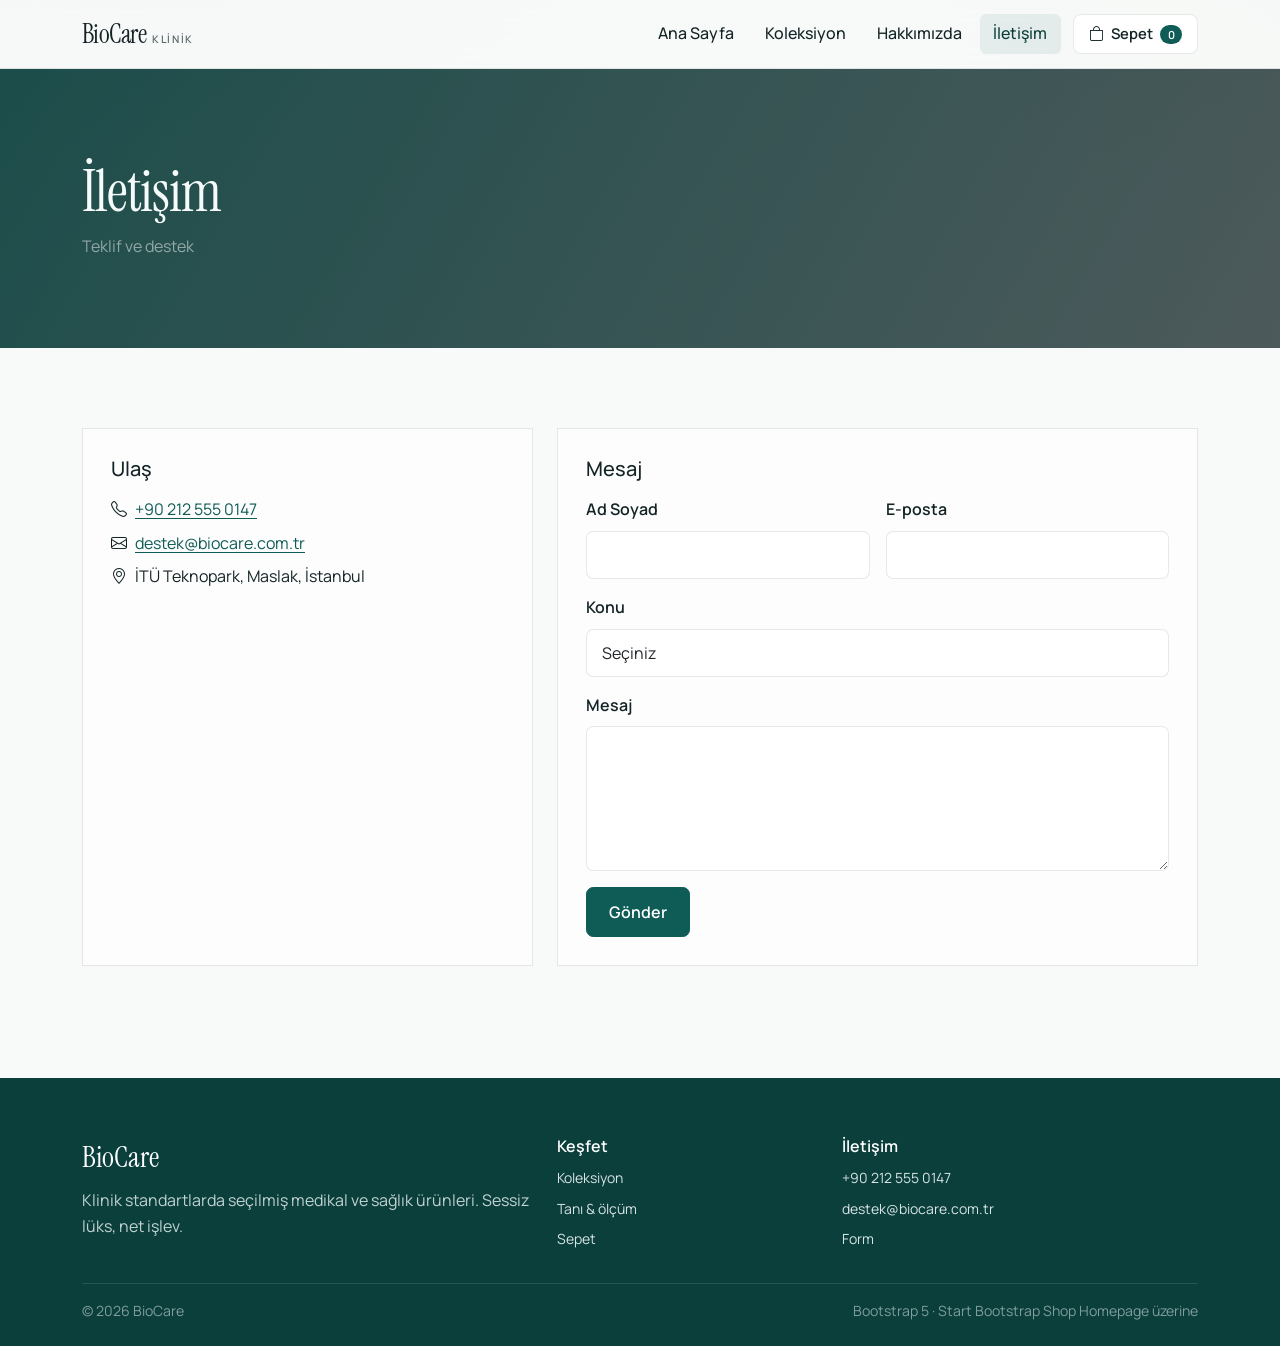
<file: iletisim.html>
<!DOCTYPE html>
<html lang="tr">
<head>
  <meta charset="utf-8">
  <meta name="viewport" content="width=device-width, initial-scale=1, shrink-to-fit=no">
  <title>İletişim | BioCare</title>
  <link rel="stylesheet" href="https://cdn.jsdelivr.net/npm/bootstrap@5.3.3/dist/css/bootstrap.min.css">
  <link rel="stylesheet" href="https://cdn.jsdelivr.net/npm/bootstrap-icons@1.11.3/font/bootstrap-icons.min.css">
  <link rel="stylesheet" href="css/styles.css">
</head>
<body data-page="iletisim">
  <a class="skip-link" href="#icerik">İçeriğe atla</a>
  <div id="site-header"></div>

  <header class="bc-page-banner">
    <div class="container">
      <h1>İletişim</h1>
      <p class="mb-0 text-white-50">Teklif ve destek</p>
    </div>
  </header>

  <main id="icerik" class="bc-section">
    <div class="container">
      <div class="row g-4">
        <div class="col-lg-5">
          <div class="bc-panel h-100">
            <h2 class="h5 mb-3">Ulaş</h2>
            <p class="mb-2"><i class="bi bi-telephone me-2"></i><a href="tel:+902125550147">+90 212 555 0147</a></p>
            <p class="mb-2"><i class="bi bi-envelope me-2"></i><a href="mailto:destek@biocare.com.tr">destek@biocare.com.tr</a></p>
            <p class="mb-0"><i class="bi bi-geo-alt me-2"></i>İTÜ Teknopark, Maslak, İstanbul</p>
          </div>
        </div>
        <div class="col-lg-7">
          <form id="contact-form" class="bc-panel bc-form needs-validation" novalidate>
            <h2 class="h5 mb-3">Mesaj</h2>
            <div class="row g-3">
              <div class="col-md-6">
                <label class="form-label fw-semibold" for="ad">Ad Soyad</label>
                <input id="ad" class="form-control" required minlength="2" autocomplete="name">
                <div class="invalid-feedback">Adınızı yazın.</div>
              </div>
              <div class="col-md-6">
                <label class="form-label fw-semibold" for="eposta">E-posta</label>
                <input id="eposta" type="email" class="form-control" required autocomplete="email">
                <div class="invalid-feedback">Geçerli e-posta girin.</div>
              </div>
              <div class="col-12">
                <label class="form-label fw-semibold" for="konu">Konu</label>
                <select id="konu" class="form-select" required>
                  <option value="">Seçiniz</option>
                  <option>Ürün sorusu</option>
                  <option>Kurumsal teklif</option>
                  <option>Teknik destek</option>
                  <option>Diğer</option>
                </select>
                <div class="invalid-feedback">Konu seçin.</div>
              </div>
              <div class="col-12">
                <label class="form-label fw-semibold" for="mesaj">Mesaj</label>
                <textarea id="mesaj" class="form-control" rows="5" required minlength="10"></textarea>
                <div class="invalid-feedback">En az 10 karakter yazın.</div>
              </div>
              <div class="col-12">
                <button type="submit" class="btn btn-bc">Gönder</button>
              </div>
            </div>
          </form>
        </div>
      </div>
    </div>
  </main>

  <div id="site-footer"></div>

  <script src="https://cdn.jsdelivr.net/npm/bootstrap@5.3.3/dist/js/bootstrap.bundle.min.js"></script>
  <script src="js/products-data.js"></script>
  <script src="js/cart.js"></script>
  <script src="js/utils.js"></script>
  <script src="js/static.js"></script>
</body>
</html>
</file>
<file: css/styles.css>
/*!
 * BioCare — premium klinik vitrin
 * Altyapı: Bootstrap 5 (Start Bootstrap Shop Homepage iskeleti, MIT)
 */

@import url("https://fonts.googleapis.com/css2?family=Instrument+Serif:ital@0;1&family=Manrope:wght@400;500;600;700&display=swap");

:root {
  --bc-ink: #142426;
  --bc-muted: #5a6a6c;
  --bc-teal: #0f5c57;
  --bc-teal-deep: #0a3f3c;
  --bc-mist: #eef5f3;
  --bc-paper: #f7faf9;
  --bc-line: rgba(20, 36, 38, 0.1);
  --bc-champagne: #b08d57;
  --bc-white: #ffffff;
  --bc-font-display: "Instrument Serif", Georgia, serif;
  --bc-font-body: "Manrope", system-ui, sans-serif;
  --bc-ease: cubic-bezier(0.22, 1, 0.36, 1);
}

*,
*::before,
*::after { box-sizing: border-box; }

html { scroll-behavior: smooth; }

body {
  margin: 0;
  font-family: var(--bc-font-body);
  color: var(--bc-ink);
  background:
    radial-gradient(900px 480px at 8% -10%, rgba(15, 92, 87, 0.1), transparent 60%),
    radial-gradient(700px 400px at 100% 0%, rgba(176, 141, 87, 0.08), transparent 50%),
    var(--bc-paper);
  line-height: 1.6;
  -webkit-font-smoothing: antialiased;
}

img { max-width: 100%; display: block; }

a {
  color: var(--bc-teal);
  text-underline-offset: 0.18em;
}

a:hover { color: var(--bc-teal-deep); }

:focus-visible {
  outline: 2px solid var(--bc-teal);
  outline-offset: 3px;
}

.skip-link {
  position: absolute;
  left: 1rem;
  top: -120px;
  z-index: 3000;
  background: var(--bc-ink);
  color: #fff;
  padding: 0.7rem 1rem;
  border-radius: 0.4rem;
}
.skip-link:focus { top: 1rem; }

/* ---------- Nav ---------- */
.bc-nav {
  position: sticky;
  top: 0;
  z-index: 1030;
  backdrop-filter: blur(16px);
  background: rgba(247, 250, 249, 0.86);
  border-bottom: 1px solid var(--bc-line);
}

.bc-nav .navbar-brand {
  font-family: var(--bc-font-display);
  font-size: 1.65rem;
  font-weight: 400;
  letter-spacing: -0.02em;
  color: var(--bc-ink) !important;
  display: inline-flex;
  align-items: baseline;
  gap: 0.35rem;
}

.bc-nav .navbar-brand span {
  font-family: var(--bc-font-body);
  font-size: 0.65rem;
  letter-spacing: 0.16em;
  text-transform: uppercase;
  color: var(--bc-muted);
  font-weight: 600;
}

.bc-nav .nav-link {
  font-weight: 500;
  color: var(--bc-ink) !important;
  padding: 0.45rem 0.85rem !important;
  border-radius: 0.4rem;
}

.bc-nav .nav-link:hover,
.bc-nav .nav-link.active {
  background: rgba(15, 92, 87, 0.08);
  color: var(--bc-teal-deep) !important;
}

.bc-cart {
  display: inline-flex;
  align-items: center;
  gap: 0.45rem;
  border: 1px solid var(--bc-line);
  background: var(--bc-white);
  color: var(--bc-ink) !important;
  text-decoration: none !important;
  padding: 0.45rem 0.95rem;
  border-radius: 0.5rem;
  font-weight: 600;
  font-size: 0.92rem;
}

.bc-cart:hover {
  border-color: var(--bc-teal);
  color: var(--bc-teal-deep) !important;
}

.bc-cart .badge {
  background: var(--bc-teal) !important;
  font-weight: 600;
}

/* ---------- Hero (tek kompozisyon, full-bleed) ---------- */
.bc-hero {
  position: relative;
  min-height: min(92vh, 820px);
  display: grid;
  align-items: end;
  overflow: hidden;
  color: #f5fbfa;
}

.bc-hero__media {
  position: absolute;
  inset: 0;
}

.bc-hero__media img {
  width: 100%;
  height: 100%;
  object-fit: cover;
  transform: scale(1.06);
  animation: bc-drift 22s var(--bc-ease) infinite alternate;
}

.bc-hero__veil {
  position: absolute;
  inset: 0;
  background:
    linear-gradient(105deg, rgba(8, 32, 34, 0.78) 0%, rgba(8, 32, 34, 0.35) 52%, rgba(8, 32, 34, 0.18) 100%),
    linear-gradient(0deg, rgba(8, 32, 34, 0.55) 0%, transparent 42%);
}

.bc-hero__inner {
  position: relative;
  z-index: 1;
  padding: clamp(4rem, 10vw, 7rem) 0 clamp(2.8rem, 7vw, 4.5rem);
  max-width: 38rem;
}

.bc-hero__brand {
  font-family: var(--bc-font-display);
  font-size: clamp(3.4rem, 9vw, 6rem);
  line-height: 0.92;
  letter-spacing: -0.03em;
  margin: 0 0 1rem;
  animation: bc-rise 1s var(--bc-ease) both;
}

.bc-hero__lead {
  font-size: clamp(1.05rem, 2vw, 1.25rem);
  color: rgba(245, 251, 250, 0.88);
  margin: 0 0 1.75rem;
  max-width: 28rem;
  animation: bc-rise 1s var(--bc-ease) 0.12s both;
}

.bc-hero__cta {
  display: flex;
  flex-wrap: wrap;
  gap: 0.75rem;
  animation: bc-rise 1s var(--bc-ease) 0.22s both;
}

@keyframes bc-drift {
  from { transform: scale(1.06) translate3d(0, 0, 0); }
  to { transform: scale(1.12) translate3d(-1.2%, 1%, 0); }
}

@keyframes bc-rise {
  from { opacity: 0; transform: translateY(22px); }
  to { opacity: 1; transform: translateY(0); }
}

@keyframes bc-fade {
  from { opacity: 0; }
  to { opacity: 1; }
}

/* ---------- Buttons ---------- */
.btn-bc {
  --bs-btn-bg: var(--bc-teal);
  --bs-btn-border-color: var(--bc-teal);
  --bs-btn-hover-bg: var(--bc-teal-deep);
  --bs-btn-hover-border-color: var(--bc-teal-deep);
  --bs-btn-color: #fff;
  --bs-btn-hover-color: #fff;
  --bs-btn-active-bg: var(--bc-teal-deep);
  --bs-btn-active-border-color: var(--bc-teal-deep);
  --bs-btn-active-color: #fff;
  border-radius: 0.45rem;
  font-weight: 600;
  padding: 0.75rem 1.35rem;
  letter-spacing: 0.01em;
}

.btn-bc-light {
  background: #f5fbfa;
  border: 0;
  color: var(--bc-teal-deep);
  border-radius: 0.45rem;
  font-weight: 600;
  padding: 0.75rem 1.35rem;
}

.btn-bc-light:hover {
  background: #fff;
  color: var(--bc-ink);
}

.btn-bc-ghost {
  background: transparent;
  border: 1px solid rgba(245, 251, 250, 0.45);
  color: #f5fbfa;
  border-radius: 0.45rem;
  font-weight: 600;
  padding: 0.75rem 1.35rem;
}

.btn-bc-ghost:hover {
  background: rgba(245, 251, 250, 0.1);
  border-color: #f5fbfa;
  color: #fff;
}

.btn-bc-line {
  background: var(--bc-white);
  border: 1px solid var(--bc-line);
  color: var(--bc-ink);
  border-radius: 0.45rem;
  font-weight: 600;
}

.btn-bc-line:hover {
  border-color: var(--bc-teal);
  color: var(--bc-teal-deep);
  background: var(--bc-mist);
}

/* ---------- Sections ---------- */
.bc-section {
  padding: clamp(3rem, 7vw, 5rem) 0;
}

.bc-kicker {
  display: inline-block;
  font-size: 0.72rem;
  letter-spacing: 0.18em;
  text-transform: uppercase;
  font-weight: 700;
  color: var(--bc-champagne);
  margin-bottom: 0.65rem;
}

.bc-title {
  font-family: var(--bc-font-display);
  font-size: clamp(2rem, 4vw, 3rem);
  font-weight: 400;
  letter-spacing: -0.025em;
  line-height: 1.1;
  margin: 0 0 0.65rem;
}

.bc-lead {
  color: var(--bc-muted);
  font-size: 1.05rem;
  max-width: 34rem;
  margin: 0;
}

.bc-page-banner {
  position: relative;
  overflow: hidden;
  padding: clamp(3.5rem, 8vw, 5.5rem) 0;
  color: #f5fbfa;
  background:
    linear-gradient(120deg, rgba(10, 63, 60, 0.92), rgba(20, 36, 38, 0.75)),
    url("https://images.unsplash.com/photo-1579684385127-1ef15d508118?auto=format&fit=crop&w=1600&q=80")
      center / cover;
}

.bc-page-banner h1 {
  font-family: var(--bc-font-display);
  font-size: clamp(2.4rem, 5vw, 3.6rem);
  margin: 0 0 0.5rem;
  letter-spacing: -0.02em;
}

/* ---------- Categories (no card chrome) ---------- */
.bc-cats {
  display: grid;
  grid-template-columns: repeat(2, minmax(0, 1fr));
  gap: 0.85rem;
}

@media (min-width: 768px) {
  .bc-cats { grid-template-columns: repeat(4, minmax(0, 1fr)); }
}

.bc-cat {
  display: block;
  text-decoration: none;
  color: var(--bc-ink);
  padding: 1.25rem 1.1rem;
  border-bottom: 1px solid var(--bc-line);
  transition: color 0.25s var(--bc-ease), padding-left 0.25s var(--bc-ease);
}

.bc-cat:hover {
  color: var(--bc-teal-deep);
  padding-left: 1.35rem;
}

.bc-cat__count {
  display: block;
  font-size: 0.75rem;
  letter-spacing: 0.08em;
  text-transform: uppercase;
  color: var(--bc-muted);
  margin-bottom: 0.25rem;
}

.bc-cat__name {
  font-family: var(--bc-font-display);
  font-size: 1.35rem;
}

/* ---------- Products (image-forward, interaction tiles) ---------- */
.bc-grid {
  display: grid;
  grid-template-columns: repeat(2, minmax(0, 1fr));
  gap: 1.25rem 1rem;
}

@media (min-width: 768px) {
  .bc-grid { grid-template-columns: repeat(3, minmax(0, 1fr)); gap: 1.75rem 1.25rem; }
}

@media (min-width: 1100px) {
  .bc-grid { grid-template-columns: repeat(4, minmax(0, 1fr)); }
}

.bc-product {
  display: flex;
  flex-direction: column;
  animation: bc-fade 0.6s var(--bc-ease) both;
}

.bc-product__media {
  position: relative;
  display: block;
  overflow: hidden;
  aspect-ratio: 4 / 5;
  background: #dce8e5;
  margin-bottom: 0.85rem;
}

.bc-product__media img {
  width: 100%;
  height: 100%;
  object-fit: cover;
  transition: transform 0.7s var(--bc-ease);
}

.bc-product:hover .bc-product__media img {
  transform: scale(1.05);
}

.bc-product__badge {
  position: absolute;
  left: 0.75rem;
  bottom: 0.75rem;
  background: rgba(20, 36, 38, 0.88);
  color: #fff;
  font-size: 0.68rem;
  letter-spacing: 0.08em;
  text-transform: uppercase;
  font-weight: 650;
  padding: 0.35rem 0.55rem;
}

.bc-product__cat {
  font-size: 0.72rem;
  letter-spacing: 0.1em;
  text-transform: uppercase;
  color: var(--bc-muted);
  font-weight: 600;
  margin-bottom: 0.2rem;
}

.bc-product__name {
  font-family: var(--bc-font-display);
  font-size: 1.2rem;
  line-height: 1.2;
  margin: 0 0 0.35rem;
}

.bc-product__name a {
  color: inherit;
  text-decoration: none;
}

.bc-product__name a:hover { color: var(--bc-teal); }

.bc-product__meta {
  display: flex;
  justify-content: space-between;
  align-items: baseline;
  gap: 0.5rem;
  margin-bottom: 0.75rem;
}

.bc-price {
  font-weight: 700;
  font-size: 1rem;
}

.bc-price s {
  color: var(--bc-muted);
  font-weight: 500;
  font-size: 0.85rem;
  margin-right: 0.3rem;
}

.bc-rating {
  font-size: 0.85rem;
  color: var(--bc-muted);
}

.bc-rating i { color: var(--bc-champagne); }

.bc-product__actions {
  display: grid;
  grid-template-columns: 1fr auto;
  gap: 0.4rem;
  margin-top: auto;
}

.bc-product__actions .btn {
  border-radius: 0.4rem;
  font-size: 0.88rem;
  padding: 0.5rem 0.75rem;
}

/* ---------- Filters ---------- */
.bc-toolbar {
  padding: 1.1rem 0 1.5rem;
  border-bottom: 1px solid var(--bc-line);
  margin-bottom: 2rem;
}

.bc-toolbar .form-control,
.bc-toolbar .form-select,
.bc-form .form-control,
.bc-form .form-select {
  border-radius: 0.45rem;
  border-color: var(--bc-line);
  padding: 0.7rem 0.95rem;
  background: var(--bc-white);
}

.bc-toolbar .form-control:focus,
.bc-toolbar .form-select:focus,
.bc-form .form-control:focus,
.bc-form .form-select:focus {
  border-color: var(--bc-teal);
  box-shadow: 0 0 0 0.2rem rgba(15, 92, 87, 0.15);
}

.bc-chips {
  display: flex;
  flex-wrap: wrap;
  gap: 0.4rem;
  margin-top: 0.9rem;
}

.bc-chip {
  border: 1px solid var(--bc-line);
  background: transparent;
  color: var(--bc-ink);
  padding: 0.35rem 0.8rem;
  font-size: 0.88rem;
  font-weight: 500;
  border-radius: 0.35rem;
}

.bc-chip.is-active,
.bc-chip:hover {
  background: var(--bc-mist);
  border-color: rgba(15, 92, 87, 0.35);
  color: var(--bc-teal-deep);
}

/* ---------- Detail ---------- */
.bc-detail-img {
  width: 100%;
  aspect-ratio: 1;
  object-fit: cover;
  background: #dce8e5;
}

.bc-thumbs {
  display: flex;
  gap: 0.5rem;
  margin-top: 0.75rem;
}

.bc-thumbs button {
  border: 1px solid transparent;
  padding: 0;
  width: 4.25rem;
  height: 4.25rem;
  overflow: hidden;
  background: #dce8e5;
}

.bc-thumbs button.is-active,
.bc-thumbs button:hover {
  border-color: var(--bc-teal);
}

.bc-thumbs img {
  width: 100%;
  height: 100%;
  object-fit: cover;
}

.bc-spec li {
  padding: 0.45rem 0;
  border-bottom: 1px dashed var(--bc-line);
}

.bc-qty {
  display: inline-flex;
  align-items: center;
  border: 1px solid var(--bc-line);
  border-radius: 0.4rem;
  overflow: hidden;
  background: var(--bc-white);
}

.bc-qty button {
  border: 0;
  background: transparent;
  width: 2.1rem;
  height: 2.1rem;
  font-weight: 700;
}

.bc-qty span {
  min-width: 1.6rem;
  text-align: center;
  font-weight: 650;
}

/* ---------- Cart / panels ---------- */
.bc-panel {
  background: rgba(255, 255, 255, 0.72);
  border: 1px solid var(--bc-line);
  padding: clamp(1.2rem, 3vw, 1.75rem);
}

.bc-cart-row {
  display: grid;
  grid-template-columns: 5rem 1fr auto;
  gap: 1rem;
  padding: 1.1rem 0;
  border-bottom: 1px solid var(--bc-line);
  align-items: center;
}

.bc-cart-row img {
  width: 5rem;
  height: 5rem;
  object-fit: cover;
}

/* ---------- Footer ---------- */
.bc-footer {
  margin-top: 2rem;
  background: var(--bc-teal-deep);
  color: rgba(245, 251, 250, 0.78);
  padding: 3.5rem 0 1.5rem;
}

.bc-footer a {
  color: rgba(245, 251, 250, 0.88);
  text-decoration: none;
}

.bc-footer a:hover { color: #fff; text-decoration: underline; }

.bc-footer__brand {
  font-family: var(--bc-font-display);
  font-size: 1.8rem;
  color: #fff;
  margin-bottom: 0.5rem;
}

.bc-footer__bottom {
  border-top: 1px solid rgba(255, 255, 255, 0.12);
  margin-top: 2rem;
  padding-top: 1rem;
  font-size: 0.88rem;
  color: rgba(245, 251, 250, 0.5);
}

/* ---------- Toast ---------- */
.bc-toast-wrap {
  position: fixed;
  right: 1rem;
  bottom: 1rem;
  z-index: 1080;
  display: grid;
  gap: 0.5rem;
}

.bc-toast {
  background: var(--bc-ink);
  color: #fff;
  padding: 0.85rem 1.1rem;
  border-radius: 0.45rem;
  max-width: 20rem;
  animation: bc-rise 0.35s var(--bc-ease) both;
}

@media (prefers-reduced-motion: reduce) {
  html { scroll-behavior: auto; }
  .bc-hero__media img,
  .bc-hero__brand,
  .bc-hero__lead,
  .bc-hero__cta,
  .bc-product,
  .bc-toast { animation: none !important; }
  .bc-product:hover .bc-product__media img { transform: none; }
}

@media (max-width: 575.98px) {
  .bc-product__actions { grid-template-columns: 1fr; }
  .bc-cart-row { grid-template-columns: 4rem 1fr; }
  .bc-cart-row__price { grid-column: 2; }
}
</file>
